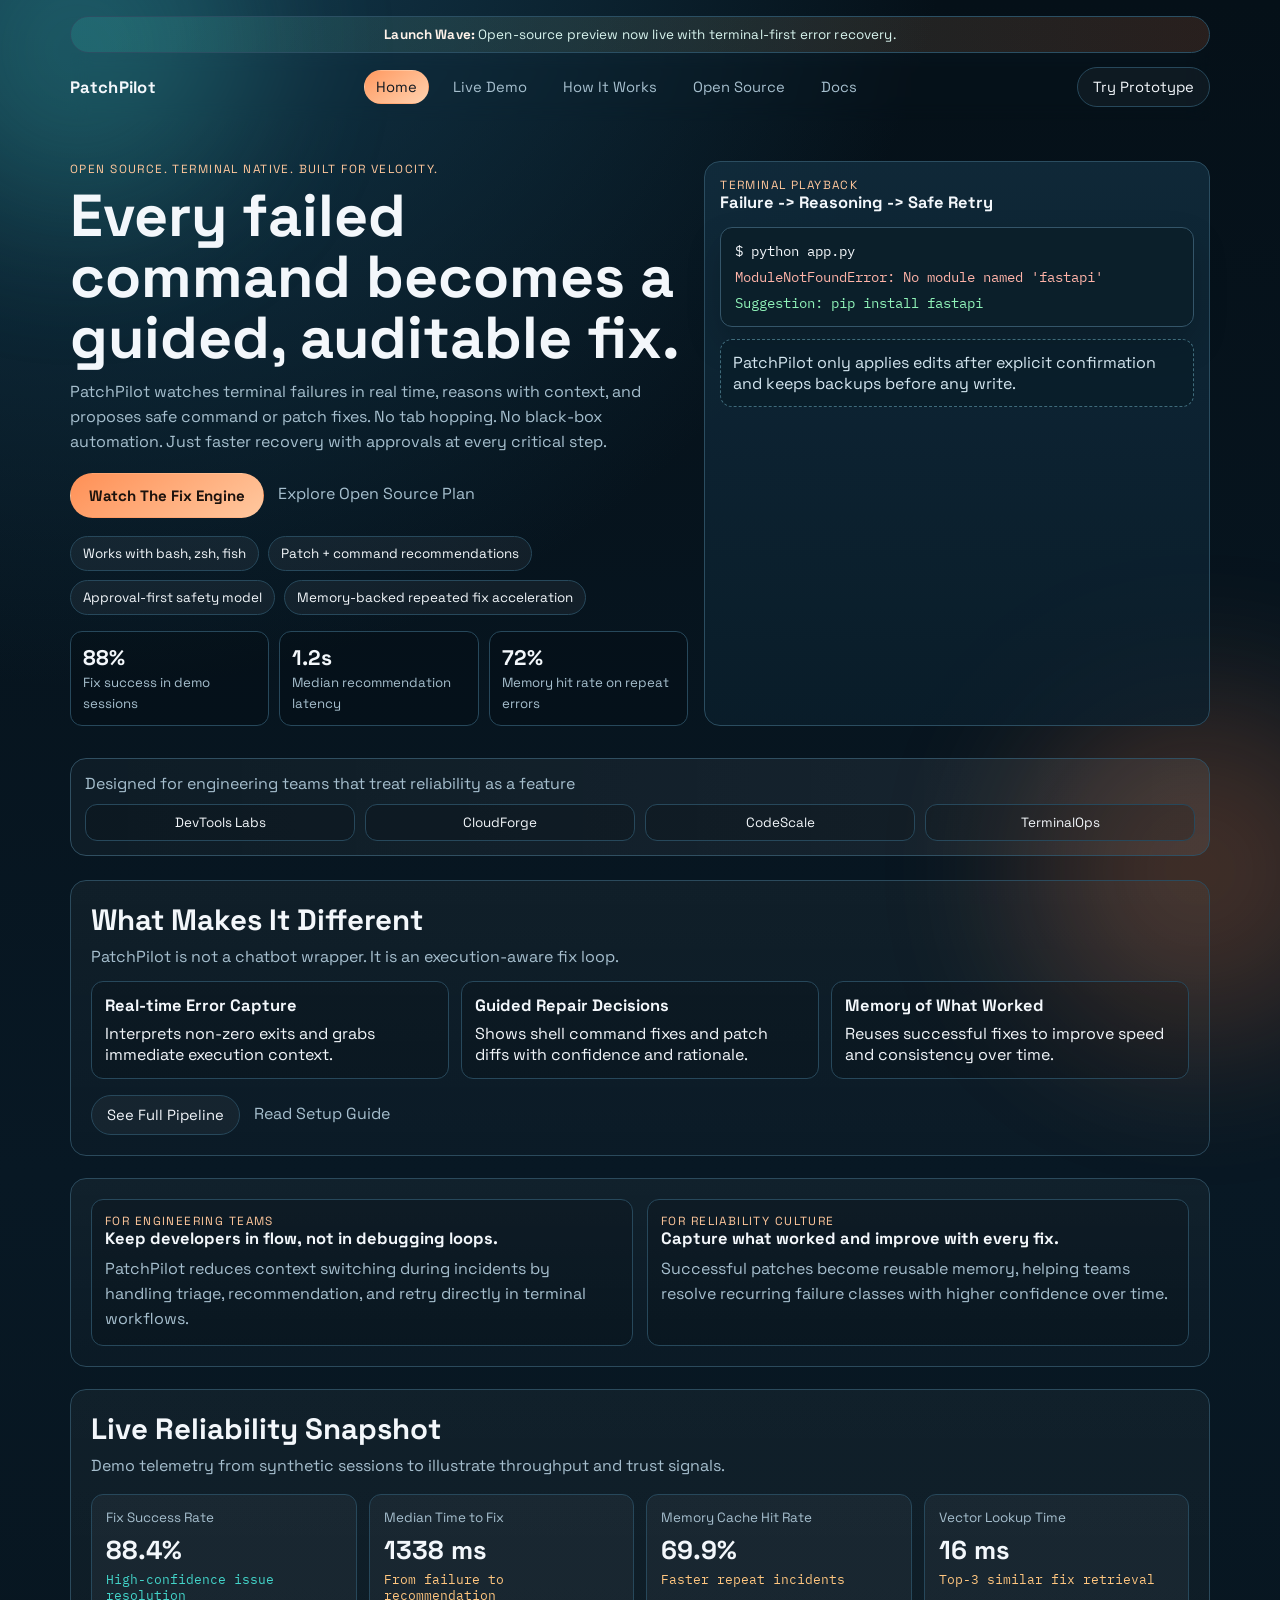
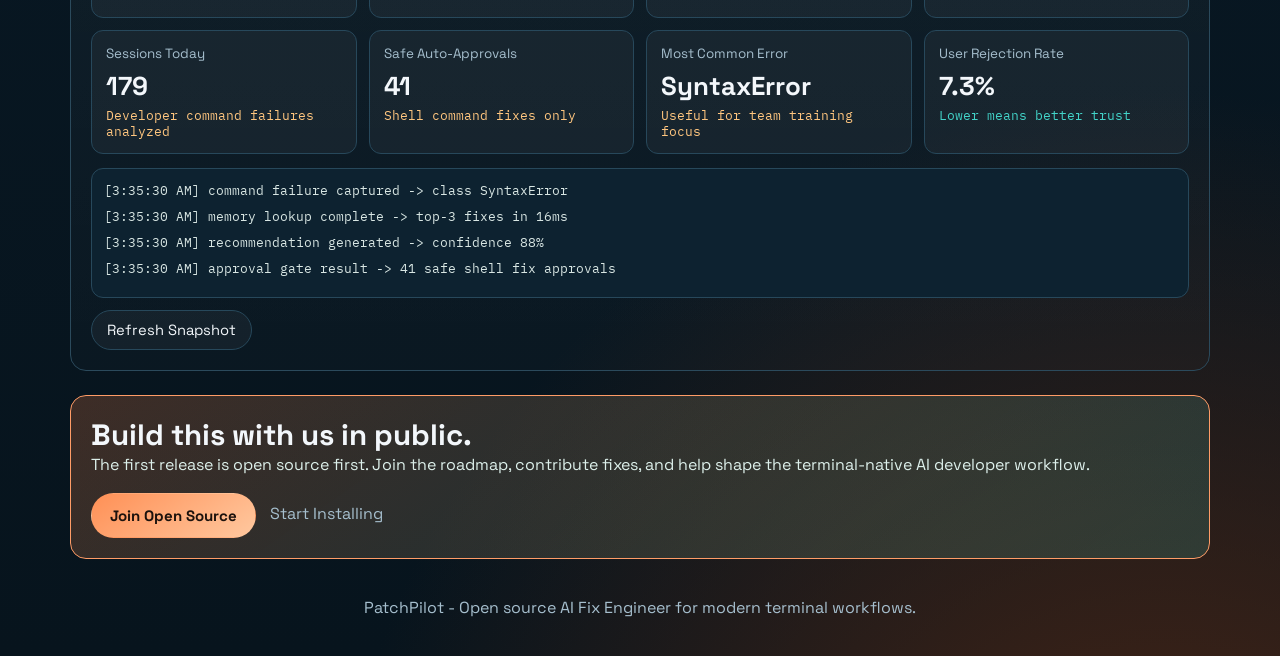
<file: index.html>
<!doctype html>
<html lang="en">
<head>
  <meta charset="UTF-8" />
  <meta name="viewport" content="width=device-width, initial-scale=1.0" />
  <title>PatchPilot | Open Source AI Fix Engineer for Terminal Errors</title>
  <meta name="description" content="PatchPilot is an open source AI fix engineer that watches terminal failures and proposes safe, explainable fixes in seconds." />
  <link rel="preconnect" href="https://fonts.googleapis.com" />
  <link rel="preconnect" href="https://fonts.gstatic.com" crossorigin />
  <link href="https://fonts.googleapis.com/css2?family=Space+Grotesk:wght@400;500;700&family=IBM+Plex+Mono:wght@400;500&display=swap" rel="stylesheet" />
  <link rel="stylesheet" href="assets/css/styles.css" />
</head>
<body data-page="home">
  <div class="bg-glow bg-glow-a"></div>
  <div class="bg-glow bg-glow-b"></div>

  <div class="launch-strip wrap">
    <span><strong>Launch Wave:</strong> Open-source preview now live with terminal-first error recovery.</span>
  </div>

  <header class="topbar wrap">
    <a href="index.html" class="brand">PatchPilot</a>
    <nav class="nav">
      <a href="index.html" data-nav="home">Home</a>
      <a href="pages/demo.html" data-nav="demo">Live Demo</a>
      <a href="pages/how-it-works.html" data-nav="how">How It Works</a>
      <a href="pages/opensource.html" data-nav="oss">Open Source</a>
      <a href="pages/docs.html" data-nav="docs">Docs</a>
    </nav>
    <a href="pages/demo.html" class="ghost-btn">Try Prototype</a>
  </header>

  <main class="wrap">
    <section class="hero reveal">
      <div class="hero-grid">
        <article>
          <p class="eyebrow">Open Source. Terminal Native. Built for velocity.</p>
          <h1>Every failed command becomes a guided, auditable fix.</h1>
          <p class="sub">
            PatchPilot watches terminal failures in real time, reasons with context, and proposes safe command or patch fixes.
            No tab hopping. No black-box automation. Just faster recovery with approvals at every critical step.
          </p>

          <div class="hero-actions">
            <a href="pages/demo.html" class="cta-btn">Watch The Fix Engine</a>
            <a href="pages/opensource.html" class="ghost-link">Explore Open Source Plan</a>
          </div>

          <div class="pill-row">
            <span>Works with bash, zsh, fish</span>
            <span>Patch + command recommendations</span>
            <span>Approval-first safety model</span>
            <span>Memory-backed repeated fix acceleration</span>
          </div>

          <div class="kpi-row">
            <div class="kpi"><strong>88%</strong><span>Fix success in demo sessions</span></div>
            <div class="kpi"><strong>1.2s</strong><span>Median recommendation latency</span></div>
            <div class="kpi"><strong>72%</strong><span>Memory hit rate on repeat errors</span></div>
          </div>
        </article>

        <aside class="hero-panel">
          <p class="section-kicker">Terminal Playback</p>
          <h3>Failure -> Reasoning -> Safe Retry</h3>
          <div class="terminal-demo" id="terminalDemo">
            <p>$ python app.py</p>
            <p class="err">ModuleNotFoundError: No module named 'fastapi'</p>
            <p class="ok">Suggestion: pip install fastapi</p>
          </div>
          <div class="callout">
            PatchPilot only applies edits after explicit confirmation and keeps backups before any write.
          </div>
        </aside>
      </div>
    </section>

    <section class="trust-bar reveal">
      <p>Designed for engineering teams that treat reliability as a feature</p>
      <div class="trust-logos">
        <span>DevTools Labs</span>
        <span>CloudForge</span>
        <span>CodeScale</span>
        <span>TerminalOps</span>
      </div>
    </section>

    <section class="panel reveal">
      <div class="section-head">
        <h2>What Makes It Different</h2>
        <p>PatchPilot is not a chatbot wrapper. It is an execution-aware fix loop.</p>
      </div>
      <div class="feature-grid">
        <article>
          <h3>Real-time Error Capture</h3>
          <p>Interprets non-zero exits and grabs immediate execution context.</p>
        </article>
        <article>
          <h3>Guided Repair Decisions</h3>
          <p>Shows shell command fixes and patch diffs with confidence and rationale.</p>
        </article>
        <article>
          <h3>Memory of What Worked</h3>
          <p>Reuses successful fixes to improve speed and consistency over time.</p>
        </article>
      </div>
      <div class="hero-actions top-gap">
        <a href="pages/how-it-works.html" class="ghost-btn">See Full Pipeline</a>
        <a href="pages/docs.html" class="ghost-link">Read Setup Guide</a>
      </div>
    </section>

    <section class="panel reveal split-panel">
      <article>
        <p class="section-kicker">For Engineering Teams</p>
        <h3>Keep developers in flow, not in debugging loops.</h3>
        <p class="sub">PatchPilot reduces context switching during incidents by handling triage, recommendation, and retry directly in terminal workflows.</p>
      </article>
      <article>
        <p class="section-kicker">For Reliability Culture</p>
        <h3>Capture what worked and improve with every fix.</h3>
        <p class="sub">Successful patches become reusable memory, helping teams resolve recurring failure classes with higher confidence over time.</p>
      </article>
    </section>

    <section class="panel reveal">
      <div class="section-head">
        <h2>Live Reliability Snapshot</h2>
        <p>Demo telemetry from synthetic sessions to illustrate throughput and trust signals.</p>
      </div>
      <div class="metric-grid" id="metricGrid"></div>
      <div class="stream" id="eventStream"></div>
      <button class="ghost-btn refresh" id="refreshBtn" type="button">Refresh Snapshot</button>
    </section>

    <section class="cta-panel reveal">
      <h2>Build this with us in public.</h2>
      <p>The first release is open source first. Join the roadmap, contribute fixes, and help shape the terminal-native AI developer workflow.</p>
      <div class="hero-actions">
        <a href="pages/opensource.html" class="cta-btn">Join Open Source</a>
        <a href="pages/docs.html" class="ghost-link">Start Installing</a>
      </div>
    </section>
  </main>

  <footer class="wrap footer">
    <p>PatchPilot - Open source AI Fix Engineer for modern terminal workflows.</p>
  </footer>

  <script src="assets/js/app.js"></script>
</body>
</html>
</file>
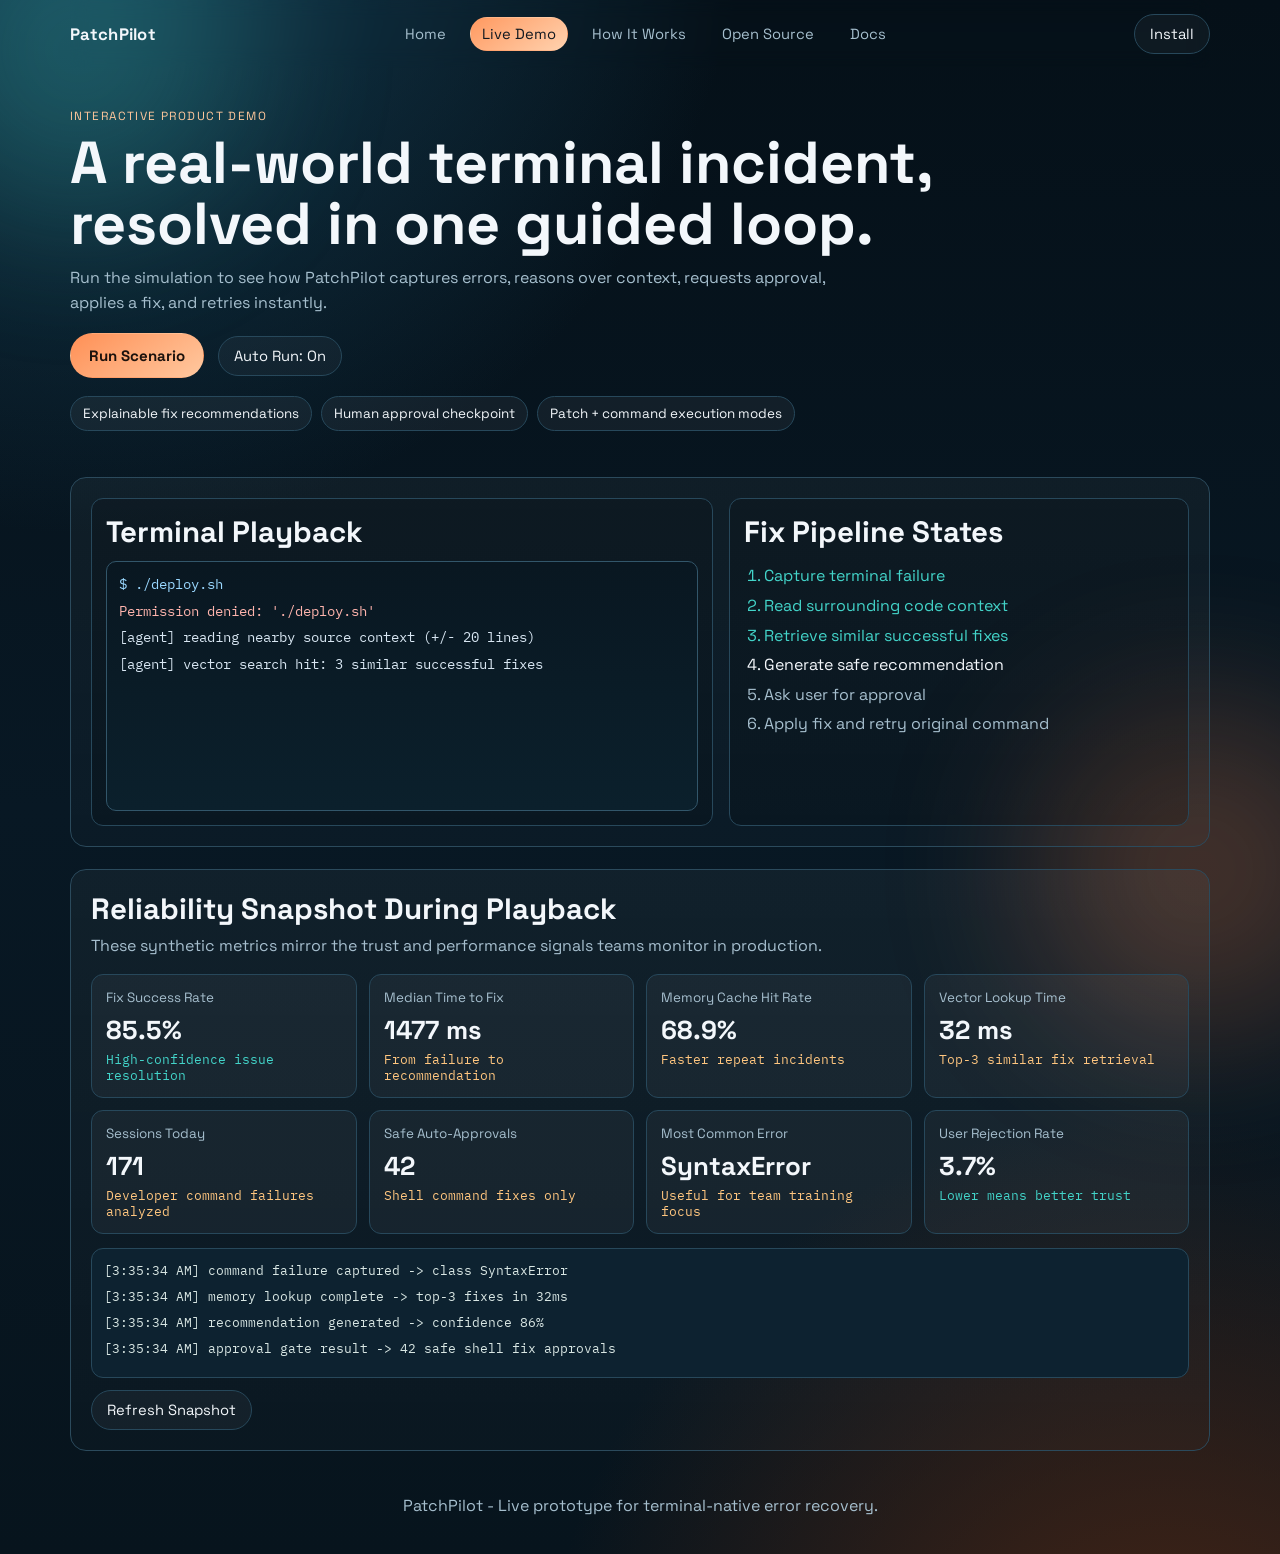
<file: pages/demo.html>
<!doctype html>
<html lang="en">
<head>
  <meta charset="UTF-8" />
  <meta name="viewport" content="width=device-width, initial-scale=1.0" />
  <title>PatchPilot Live Demo | Terminal Fix Engine</title>
  <meta name="description" content="Watch PatchPilot simulate failure capture, reasoning, approval, and automatic command retry in a terminal-style prototype." />
  <link rel="preconnect" href="https://fonts.googleapis.com" />
  <link rel="preconnect" href="https://fonts.gstatic.com" crossorigin />
  <link href="https://fonts.googleapis.com/css2?family=Space+Grotesk:wght@400;500;700&family=IBM+Plex+Mono:wght@400;500&display=swap" rel="stylesheet" />
  <link rel="stylesheet" href="../assets/css/styles.css" />
</head>
<body data-page="demo">
  <div class="bg-glow bg-glow-a"></div>
  <div class="bg-glow bg-glow-b"></div>

  <header class="topbar wrap">
    <a href="../index.html" class="brand">PatchPilot</a>
    <nav class="nav">
      <a href="../index.html" data-nav="home">Home</a>
      <a href="demo.html" data-nav="demo">Live Demo</a>
      <a href="how-it-works.html" data-nav="how">How It Works</a>
      <a href="opensource.html" data-nav="oss">Open Source</a>
      <a href="docs.html" data-nav="docs">Docs</a>
    </nav>
    <a href="docs.html" class="ghost-btn">Install</a>
  </header>

  <main class="wrap">
    <section class="page-hero reveal">
      <p class="eyebrow">Interactive Product Demo</p>
      <h1>A real-world terminal incident, resolved in one guided loop.</h1>
      <p class="sub">Run the simulation to see how PatchPilot captures errors, reasons over context, requests approval, applies a fix, and retries instantly.</p>
      <div class="hero-actions">
        <button type="button" class="cta-btn" id="runScenarioBtn">Run Scenario</button>
        <button type="button" class="ghost-btn" id="toggleAutoBtn">Auto Run: On</button>
      </div>
      <div class="pill-row">
        <span>Explainable fix recommendations</span>
        <span>Human approval checkpoint</span>
        <span>Patch + command execution modes</span>
      </div>
    </section>

    <section class="panel reveal demo-layout">
      <article>
        <h2>Terminal Playback</h2>
        <div class="terminal-proto" id="prototypeTerminal"></div>
      </article>
      <article>
        <h2>Fix Pipeline States</h2>
        <ol class="step-list" id="stepList">
          <li>Capture terminal failure</li>
          <li>Read surrounding code context</li>
          <li>Retrieve similar successful fixes</li>
          <li>Generate safe recommendation</li>
          <li>Ask user for approval</li>
          <li>Apply fix and retry original command</li>
        </ol>
      </article>
    </section>

    <section class="panel reveal">
      <div class="section-head">
        <h2>Reliability Snapshot During Playback</h2>
        <p>These synthetic metrics mirror the trust and performance signals teams monitor in production.</p>
      </div>
      <div class="metric-grid" id="metricGrid"></div>
      <div class="stream" id="eventStream"></div>
      <button class="ghost-btn refresh" id="refreshBtn" type="button">Refresh Snapshot</button>
    </section>
  </main>

  <footer class="wrap footer">
    <p>PatchPilot - Live prototype for terminal-native error recovery.</p>
  </footer>

  <script src="../assets/js/app.js"></script>
</body>
</html>
</file>
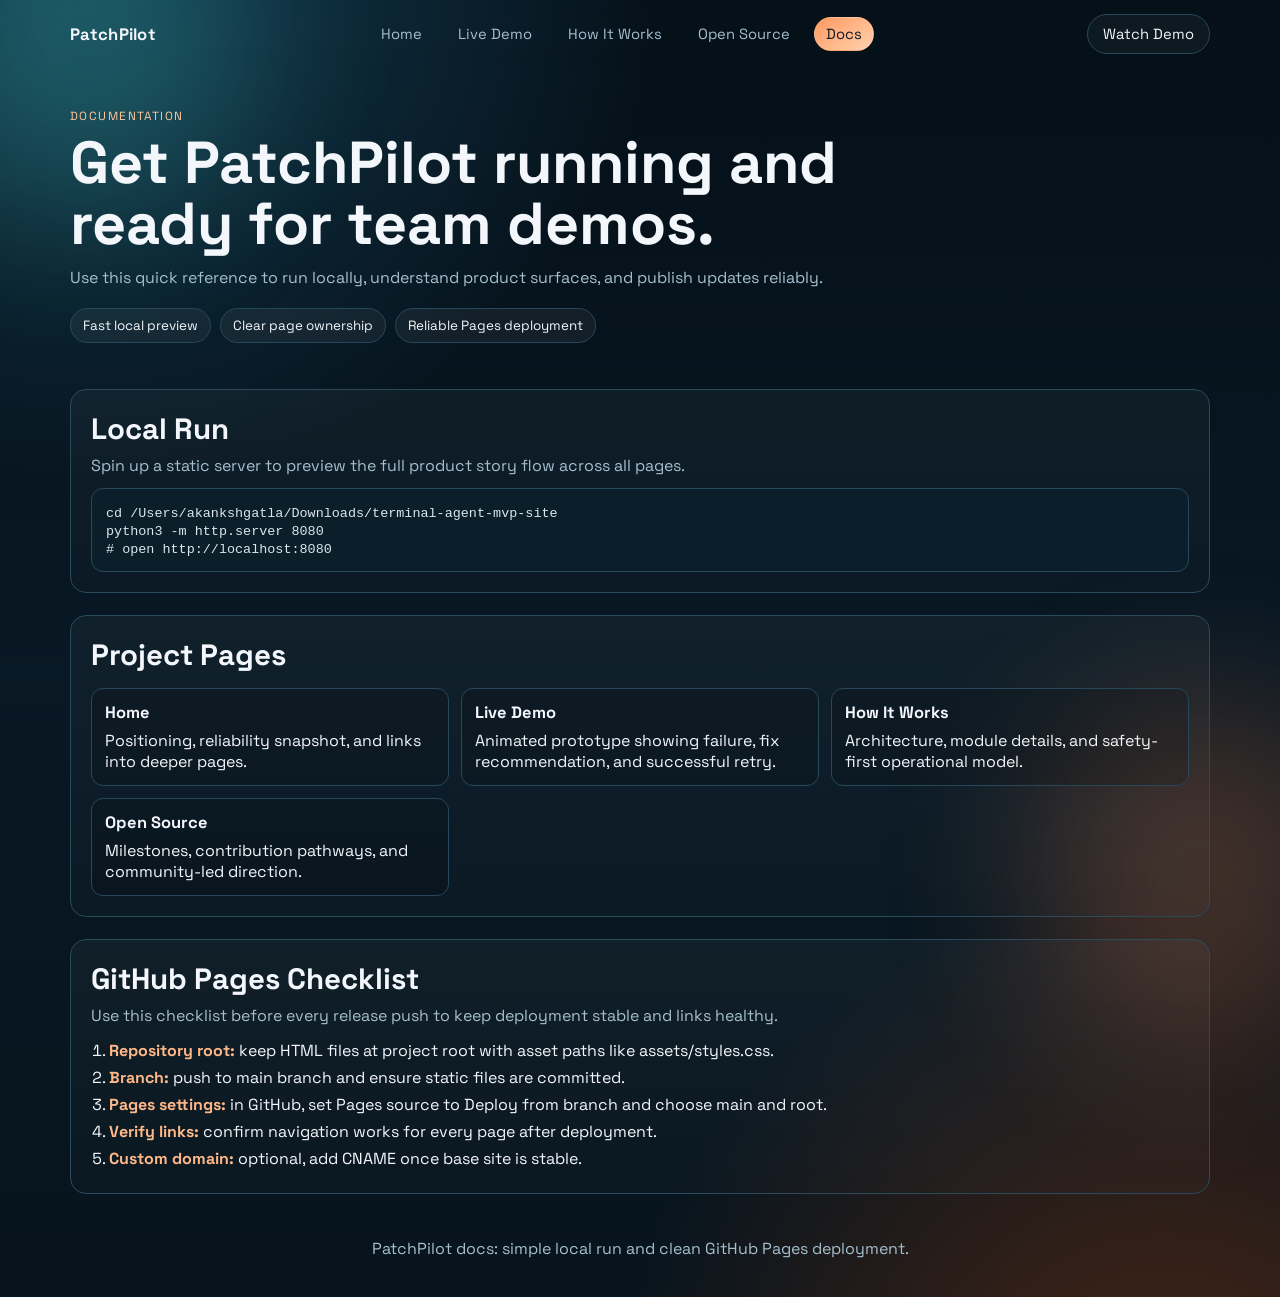
<file: pages/docs.html>
<!doctype html>
<html lang="en">
<head>
  <meta charset="UTF-8" />
  <meta name="viewport" content="width=device-width, initial-scale=1.0" />
  <title>PatchPilot Docs | Quick Start</title>
  <meta name="description" content="Quick-start guide for PatchPilot: run local site, understand project files, and prepare for GitHub Pages deployment." />
  <link rel="preconnect" href="https://fonts.googleapis.com" />
  <link rel="preconnect" href="https://fonts.gstatic.com" crossorigin />
  <link href="https://fonts.googleapis.com/css2?family=Space+Grotesk:wght@400;500;700&family=IBM+Plex+Mono:wght@400;500&display=swap" rel="stylesheet" />
  <link rel="stylesheet" href="../assets/css/styles.css" />
</head>
<body data-page="docs">
  <div class="bg-glow bg-glow-a"></div>
  <div class="bg-glow bg-glow-b"></div>

  <header class="topbar wrap">
    <a href="../index.html" class="brand">PatchPilot</a>
    <nav class="nav">
      <a href="../index.html" data-nav="home">Home</a>
      <a href="demo.html" data-nav="demo">Live Demo</a>
      <a href="how-it-works.html" data-nav="how">How It Works</a>
      <a href="opensource.html" data-nav="oss">Open Source</a>
      <a href="docs.html" data-nav="docs">Docs</a>
    </nav>
    <a href="demo.html" class="ghost-btn">Watch Demo</a>
  </header>

  <main class="wrap">
    <section class="page-hero reveal">
      <p class="eyebrow">Documentation</p>
      <h1>Get PatchPilot running and ready for team demos.</h1>
      <p class="sub">Use this quick reference to run locally, understand product surfaces, and publish updates reliably.</p>
      <div class="pill-row">
        <span>Fast local preview</span>
        <span>Clear page ownership</span>
        <span>Reliable Pages deployment</span>
      </div>
    </section>

    <section class="panel reveal">
      <div class="section-head">
        <h2>Local Run</h2>
        <p>Spin up a static server to preview the full product story flow across all pages.</p>
      </div>
      <div class="code-block">
<pre><code>cd /Users/akankshgatla/Downloads/terminal-agent-mvp-site
python3 -m http.server 8080
# open http://localhost:8080</code></pre>
      </div>
    </section>

    <section class="panel reveal">
      <div class="section-head">
        <h2>Project Pages</h2>
      </div>
      <div class="feature-grid">
        <article>
          <h3>Home</h3>
          <p>Positioning, reliability snapshot, and links into deeper pages.</p>
        </article>
        <article>
          <h3>Live Demo</h3>
          <p>Animated prototype showing failure, fix recommendation, and successful retry.</p>
        </article>
        <article>
          <h3>How It Works</h3>
          <p>Architecture, module details, and safety-first operational model.</p>
        </article>
        <article>
          <h3>Open Source</h3>
          <p>Milestones, contribution pathways, and community-led direction.</p>
        </article>
      </div>
    </section>

    <section class="panel reveal">
      <div class="section-head">
        <h2>GitHub Pages Checklist</h2>
        <p>Use this checklist before every release push to keep deployment stable and links healthy.</p>
      </div>
      <ol class="flow-list">
        <li><strong>Repository root:</strong> keep HTML files at project root with asset paths like assets/styles.css.</li>
        <li><strong>Branch:</strong> push to main branch and ensure static files are committed.</li>
        <li><strong>Pages settings:</strong> in GitHub, set Pages source to Deploy from branch and choose main and root.</li>
        <li><strong>Verify links:</strong> confirm navigation works for every page after deployment.</li>
        <li><strong>Custom domain:</strong> optional, add CNAME once base site is stable.</li>
      </ol>
    </section>
  </main>

  <footer class="wrap footer">
    <p>PatchPilot docs: simple local run and clean GitHub Pages deployment.</p>
  </footer>

  <script src="../assets/js/app.js"></script>
</body>
</html>
</file>
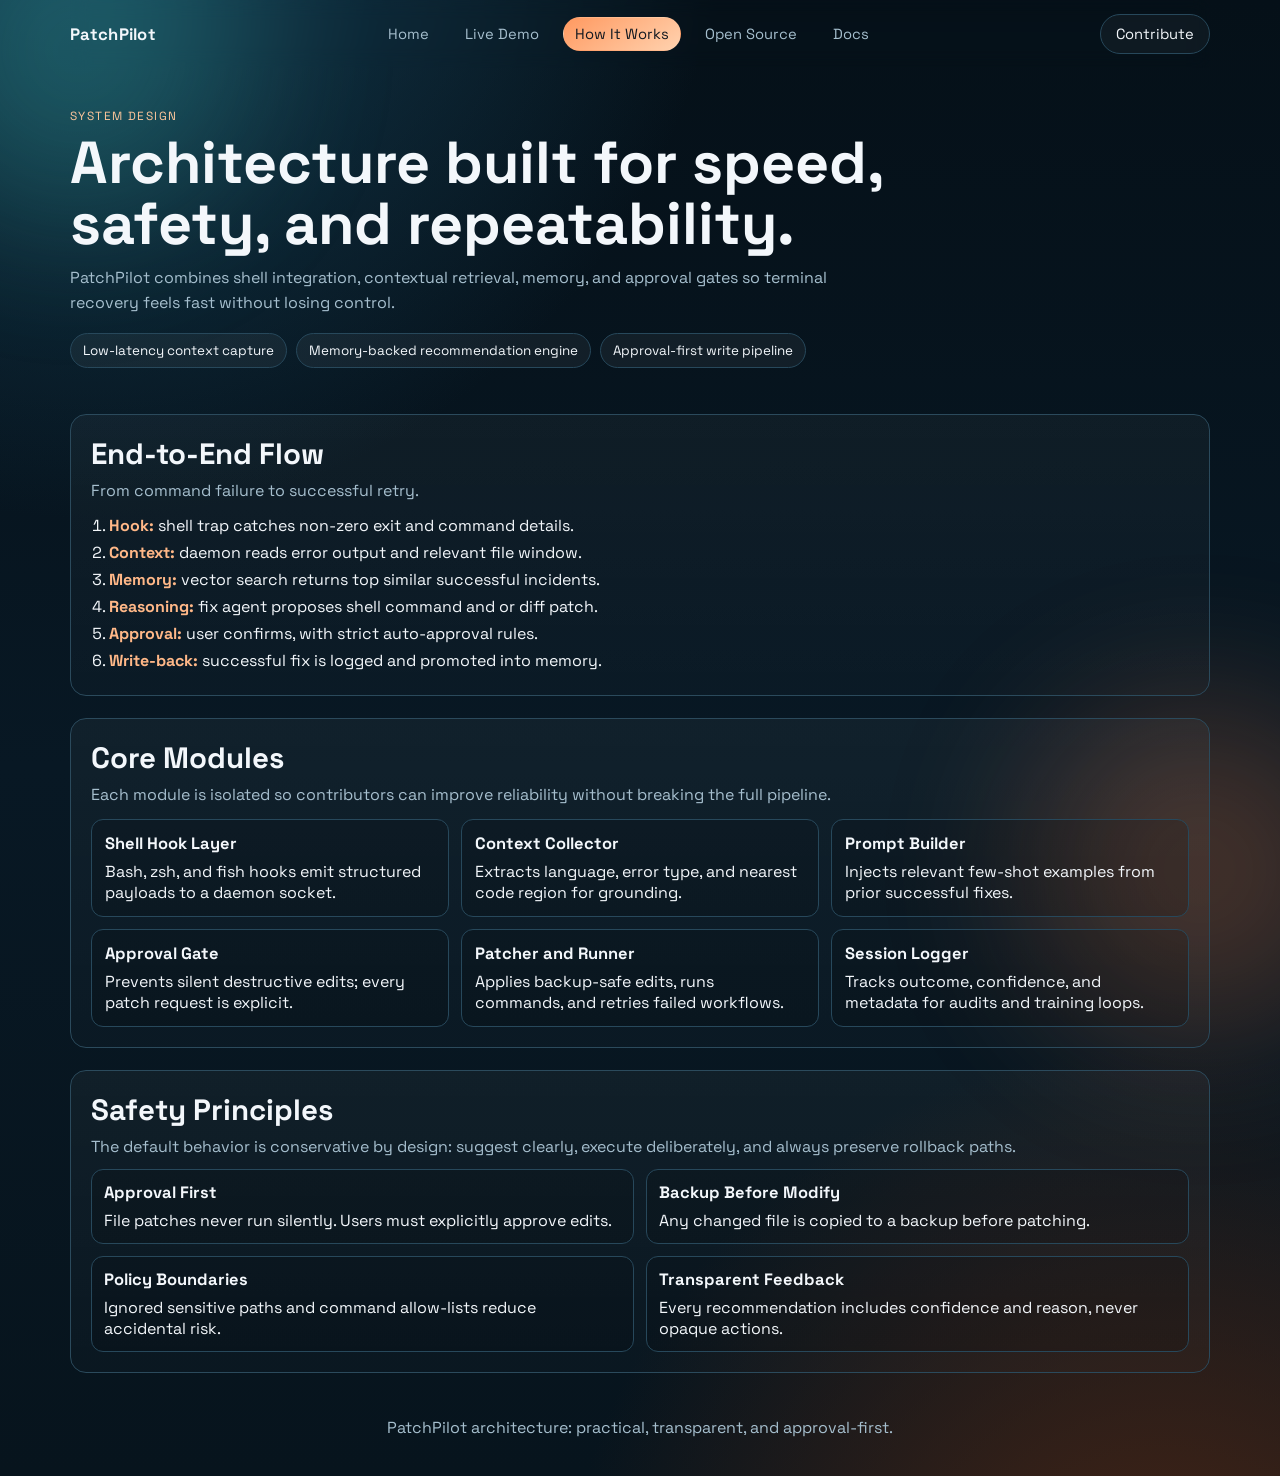
<file: pages/how-it-works.html>
<!doctype html>
<html lang="en">
<head>
  <meta charset="UTF-8" />
  <meta name="viewport" content="width=device-width, initial-scale=1.0" />
  <title>How PatchPilot Works | Architecture and Safety</title>
  <meta name="description" content="Learn the architecture behind PatchPilot: shell hooks, context collector, memory retrieval, agent reasoning, and approval-first patch application." />
  <link rel="preconnect" href="https://fonts.googleapis.com" />
  <link rel="preconnect" href="https://fonts.gstatic.com" crossorigin />
  <link href="https://fonts.googleapis.com/css2?family=Space+Grotesk:wght@400;500;700&family=IBM+Plex+Mono:wght@400;500&display=swap" rel="stylesheet" />
  <link rel="stylesheet" href="../assets/css/styles.css" />
</head>
<body data-page="how">
  <div class="bg-glow bg-glow-a"></div>
  <div class="bg-glow bg-glow-b"></div>

  <header class="topbar wrap">
    <a href="../index.html" class="brand">PatchPilot</a>
    <nav class="nav">
      <a href="../index.html" data-nav="home">Home</a>
      <a href="demo.html" data-nav="demo">Live Demo</a>
      <a href="how-it-works.html" data-nav="how">How It Works</a>
      <a href="opensource.html" data-nav="oss">Open Source</a>
      <a href="docs.html" data-nav="docs">Docs</a>
    </nav>
    <a href="opensource.html" class="ghost-btn">Contribute</a>
  </header>

  <main class="wrap">
    <section class="page-hero reveal">
      <p class="eyebrow">System Design</p>
      <h1>Architecture built for speed, safety, and repeatability.</h1>
      <p class="sub">PatchPilot combines shell integration, contextual retrieval, memory, and approval gates so terminal recovery feels fast without losing control.</p>
      <div class="pill-row">
        <span>Low-latency context capture</span>
        <span>Memory-backed recommendation engine</span>
        <span>Approval-first write pipeline</span>
      </div>
    </section>

    <section class="panel reveal">
      <div class="section-head">
        <h2>End-to-End Flow</h2>
        <p>From command failure to successful retry.</p>
      </div>
      <ol class="flow-list">
        <li><strong>Hook:</strong> shell trap catches non-zero exit and command details.</li>
        <li><strong>Context:</strong> daemon reads error output and relevant file window.</li>
        <li><strong>Memory:</strong> vector search returns top similar successful incidents.</li>
        <li><strong>Reasoning:</strong> fix agent proposes shell command and or diff patch.</li>
        <li><strong>Approval:</strong> user confirms, with strict auto-approval rules.</li>
        <li><strong>Write-back:</strong> successful fix is logged and promoted into memory.</li>
      </ol>
    </section>

    <section class="panel reveal">
      <div class="section-head">
        <h2>Core Modules</h2>
        <p>Each module is isolated so contributors can improve reliability without breaking the full pipeline.</p>
      </div>
      <div class="feature-grid">
        <article>
          <h3>Shell Hook Layer</h3>
          <p>Bash, zsh, and fish hooks emit structured payloads to a daemon socket.</p>
        </article>
        <article>
          <h3>Context Collector</h3>
          <p>Extracts language, error type, and nearest code region for grounding.</p>
        </article>
        <article>
          <h3>Prompt Builder</h3>
          <p>Injects relevant few-shot examples from prior successful fixes.</p>
        </article>
        <article>
          <h3>Approval Gate</h3>
          <p>Prevents silent destructive edits; every patch request is explicit.</p>
        </article>
        <article>
          <h3>Patcher and Runner</h3>
          <p>Applies backup-safe edits, runs commands, and retries failed workflows.</p>
        </article>
        <article>
          <h3>Session Logger</h3>
          <p>Tracks outcome, confidence, and metadata for audits and training loops.</p>
        </article>
      </div>
    </section>

    <section class="panel reveal">
      <div class="section-head">
        <h2>Safety Principles</h2>
        <p>The default behavior is conservative by design: suggest clearly, execute deliberately, and always preserve rollback paths.</p>
      </div>
      <div class="safety-grid">
        <article>
          <h3>Approval First</h3>
          <p>File patches never run silently. Users must explicitly approve edits.</p>
        </article>
        <article>
          <h3>Backup Before Modify</h3>
          <p>Any changed file is copied to a backup before patching.</p>
        </article>
        <article>
          <h3>Policy Boundaries</h3>
          <p>Ignored sensitive paths and command allow-lists reduce accidental risk.</p>
        </article>
        <article>
          <h3>Transparent Feedback</h3>
          <p>Every recommendation includes confidence and reason, never opaque actions.</p>
        </article>
      </div>
    </section>
  </main>

  <footer class="wrap footer">
    <p>PatchPilot architecture: practical, transparent, and approval-first.</p>
  </footer>

  <script src="../assets/js/app.js"></script>
</body>
</html>
</file>
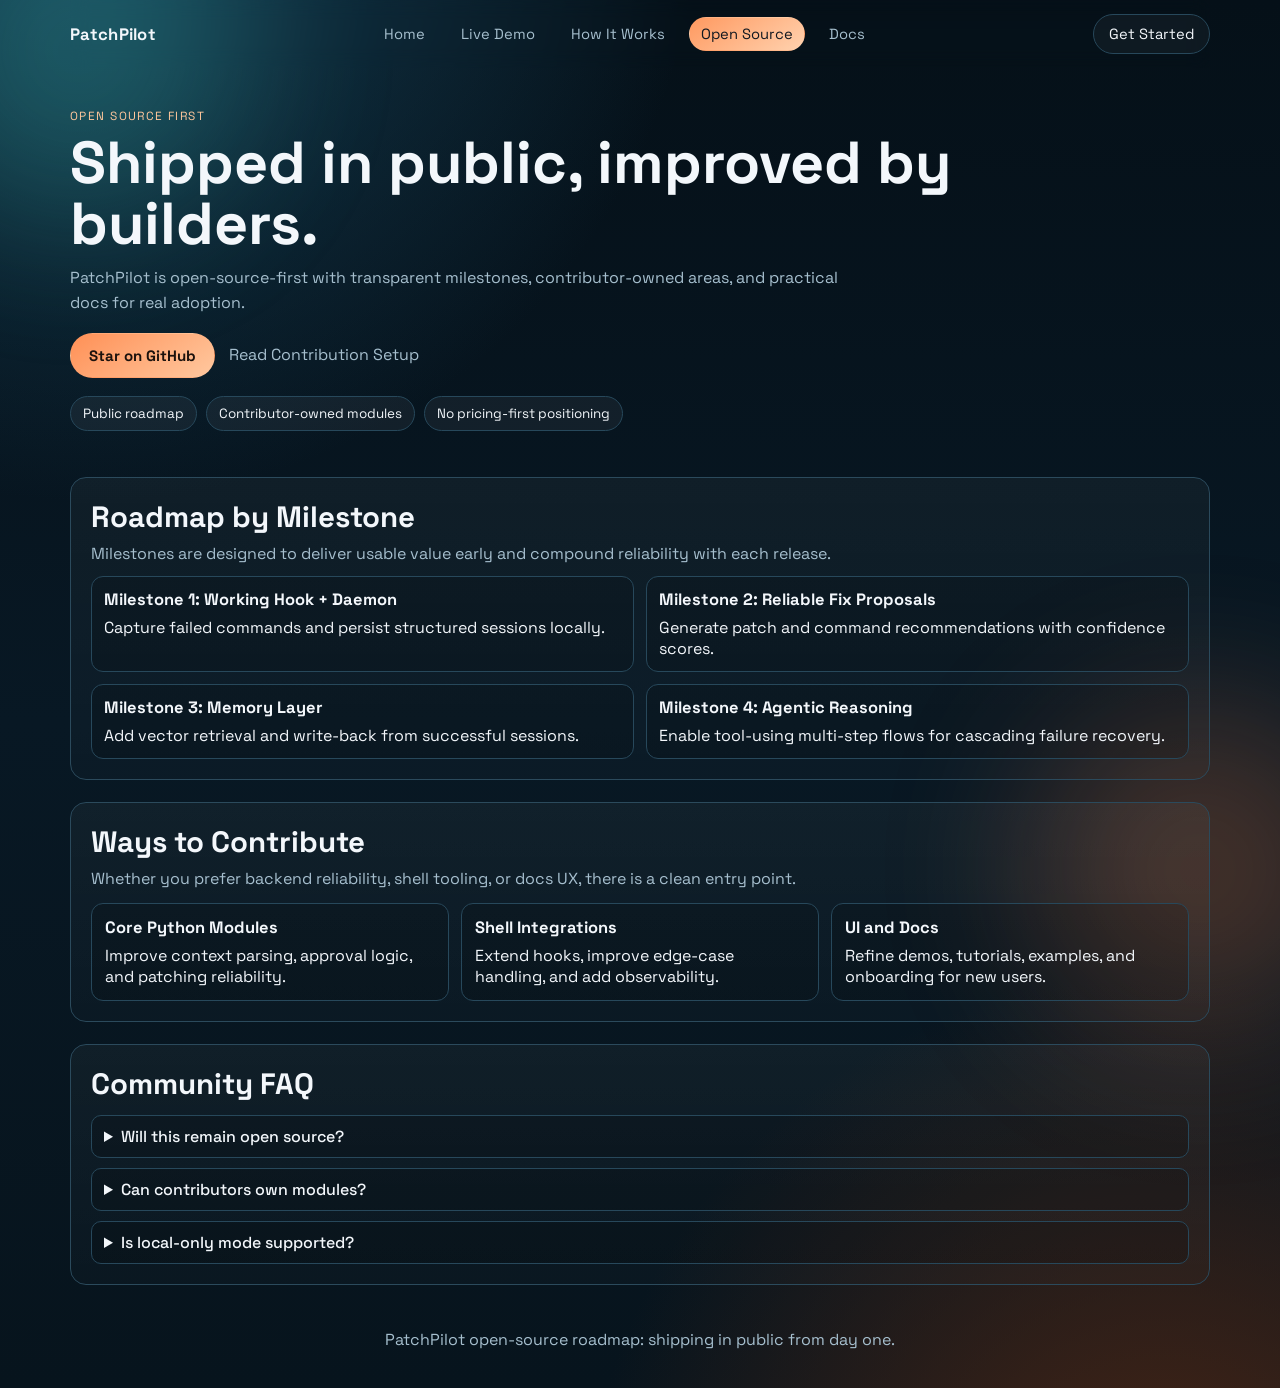
<file: pages/opensource.html>
<!doctype html>
<html lang="en">
<head>
  <meta charset="UTF-8" />
  <meta name="viewport" content="width=device-width, initial-scale=1.0" />
  <title>PatchPilot Open Source | Roadmap and Community</title>
  <meta name="description" content="PatchPilot is open source first. Explore roadmap milestones, contribution paths, and community priorities." />
  <link rel="preconnect" href="https://fonts.googleapis.com" />
  <link rel="preconnect" href="https://fonts.gstatic.com" crossorigin />
  <link href="https://fonts.googleapis.com/css2?family=Space+Grotesk:wght@400;500;700&family=IBM+Plex+Mono:wght@400;500&display=swap" rel="stylesheet" />
  <link rel="stylesheet" href="../assets/css/styles.css" />
</head>
<body data-page="oss">
  <div class="bg-glow bg-glow-a"></div>
  <div class="bg-glow bg-glow-b"></div>

  <header class="topbar wrap">
    <a href="../index.html" class="brand">PatchPilot</a>
    <nav class="nav">
      <a href="../index.html" data-nav="home">Home</a>
      <a href="demo.html" data-nav="demo">Live Demo</a>
      <a href="how-it-works.html" data-nav="how">How It Works</a>
      <a href="opensource.html" data-nav="oss">Open Source</a>
      <a href="docs.html" data-nav="docs">Docs</a>
    </nav>
    <a href="docs.html" class="ghost-btn">Get Started</a>
  </header>

  <main class="wrap">
    <section class="page-hero reveal">
      <p class="eyebrow">Open Source First</p>
      <h1>Shipped in public, improved by builders.</h1>
      <p class="sub">PatchPilot is open-source-first with transparent milestones, contributor-owned areas, and practical docs for real adoption.</p>
      <div class="hero-actions">
        <a href="https://github.com/Akankshg-ByteWizard/patchpilot-site" class="cta-btn">Star on GitHub</a>
        <a href="docs.html" class="ghost-link">Read Contribution Setup</a>
      </div>
      <div class="pill-row">
        <span>Public roadmap</span>
        <span>Contributor-owned modules</span>
        <span>No pricing-first positioning</span>
      </div>
    </section>

    <section class="panel reveal">
      <div class="section-head">
        <h2>Roadmap by Milestone</h2>
        <p>Milestones are designed to deliver usable value early and compound reliability with each release.</p>
      </div>
      <div class="roadmap-grid">
        <article>
          <h3>Milestone 1: Working Hook + Daemon</h3>
          <p>Capture failed commands and persist structured sessions locally.</p>
        </article>
        <article>
          <h3>Milestone 2: Reliable Fix Proposals</h3>
          <p>Generate patch and command recommendations with confidence scores.</p>
        </article>
        <article>
          <h3>Milestone 3: Memory Layer</h3>
          <p>Add vector retrieval and write-back from successful sessions.</p>
        </article>
        <article>
          <h3>Milestone 4: Agentic Reasoning</h3>
          <p>Enable tool-using multi-step flows for cascading failure recovery.</p>
        </article>
      </div>
    </section>

    <section class="panel reveal">
      <div class="section-head">
        <h2>Ways to Contribute</h2>
        <p>Whether you prefer backend reliability, shell tooling, or docs UX, there is a clean entry point.</p>
      </div>
      <div class="feature-grid">
        <article>
          <h3>Core Python Modules</h3>
          <p>Improve context parsing, approval logic, and patching reliability.</p>
        </article>
        <article>
          <h3>Shell Integrations</h3>
          <p>Extend hooks, improve edge-case handling, and add observability.</p>
        </article>
        <article>
          <h3>UI and Docs</h3>
          <p>Refine demos, tutorials, examples, and onboarding for new users.</p>
        </article>
      </div>
    </section>

    <section class="panel reveal">
      <div class="section-head">
        <h2>Community FAQ</h2>
      </div>
      <div class="faq-list">
        <details>
          <summary>Will this remain open source?</summary>
          <p>Yes. The initial roadmap and core engine are planned to stay open and community driven.</p>
        </details>
        <details>
          <summary>Can contributors own modules?</summary>
          <p>Yes. Maintainers can take ownership areas such as shell hooks, agent tools, or memory.</p>
        </details>
        <details>
          <summary>Is local-only mode supported?</summary>
          <p>Yes. Local inference endpoints and local storage are first-class workflows.</p>
        </details>
      </div>
    </section>
  </main>

  <footer class="wrap footer">
    <p>PatchPilot open-source roadmap: shipping in public from day one.</p>
  </footer>

  <script src="../assets/js/app.js"></script>
</body>
</html>
</file>
<file: assets/css/styles.css>
:root {
  --bg: #051018;
  --bg-soft: #0b1f2d;
  --card: #112a3a;
  --card-2: #0f2432;
  --ink: #f3f7fb;
  --muted: #a6bfce;
  --line: #27485b;
  --accent: #ff8243;
  --accent-2: #43d4c9;
  --danger: #ff7e87;
  --ok: #8ff2b8;
}

* { box-sizing: border-box; }

html { scroll-behavior: smooth; }

body {
  margin: 0;
  font-family: "Space Grotesk", sans-serif;
  color: var(--ink);
  background:
    radial-gradient(circle at 7% -8%, #153f55, transparent 32%),
    radial-gradient(circle at 91% 112%, #4b2615, transparent 30%),
    linear-gradient(180deg, #051018, #081824 52%, #07141d);
  min-height: 100vh;
  overflow-x: hidden;
}

a { color: inherit; }
p { margin: 0; }

.wrap {
  width: min(1140px, 92vw);
  margin: 0 auto;
}

.bg-glow {
  position: fixed;
  width: 340px;
  height: 340px;
  border-radius: 50%;
  pointer-events: none;
  filter: blur(82px);
  opacity: 0.24;
  z-index: 0;
}

.bg-glow-a {
  background: var(--accent-2);
  top: -120px;
  left: -92px;
}

.bg-glow-b {
  background: var(--accent);
  bottom: -140px;
  right: -90px;
}

.launch-strip {
  position: relative;
  z-index: 12;
  margin-top: 16px;
  border: 1px solid #2b4f63;
  border-radius: 999px;
  padding: 9px 15px;
  background: linear-gradient(90deg, rgba(67, 212, 201, 0.14), rgba(255, 130, 67, 0.14));
  color: #d9f5ef;
  display: flex;
  justify-content: center;
  gap: 8px;
  font-size: 0.84rem;
  letter-spacing: 0.01em;
}

.launch-strip strong { color: #fff3ea; }

.topbar {
  position: sticky;
  top: 0;
  z-index: 20;
  display: flex;
  align-items: center;
  justify-content: space-between;
  gap: 14px;
  padding: 14px 0;
  backdrop-filter: blur(9px);
}

.brand {
  font-size: 1.04rem;
  font-weight: 700;
  letter-spacing: 0.3px;
  text-decoration: none;
}

.nav {
  display: flex;
  align-items: center;
  gap: 12px;
}

.nav a {
  color: var(--muted);
  text-decoration: none;
  font-size: 0.92rem;
  border: 1px solid transparent;
  border-radius: 999px;
  padding: 7px 11px;
}

.nav a:hover {
  color: var(--ink);
  border-color: rgba(255, 255, 255, 0.16);
}

.nav a.active {
  color: #111820;
  background: linear-gradient(145deg, #ff9960, #ffd2af);
}

.cta-btn,
.ghost-btn,
.ghost-link {
  text-decoration: none;
}

.ghost-btn {
  border: 1px solid var(--line);
  background: rgba(255, 255, 255, 0.04);
  color: var(--ink);
  border-radius: 999px;
  padding: 10px 15px;
  cursor: pointer;
  font-family: inherit;
  font-size: 0.92rem;
  transition: border-color 0.2s ease, transform 0.2s ease;
}

.ghost-btn:hover {
  border-color: var(--accent);
  transform: translateY(-1px);
}

.cta-btn {
  display: inline-block;
  border: 1px solid transparent;
  background: linear-gradient(145deg, #ff9056, #ffc89f);
  color: #1c120d;
  font-weight: 700;
  border-radius: 999px;
  padding: 12px 18px;
  cursor: pointer;
  font-family: inherit;
  font-size: 0.94rem;
  transition: transform 0.2s ease;
}

.cta-btn:hover { transform: translateY(-1px); }

.ghost-link {
  color: var(--muted);
  border-bottom: 1px solid transparent;
  padding-bottom: 2px;
}

.ghost-link:hover {
  color: var(--ink);
  border-bottom-color: var(--line);
}

.hero,
.panel,
.page-hero,
.trust-bar,
.cta-panel {
  position: relative;
  z-index: 1;
}

.hero,
.page-hero {
  padding: 40px 0 24px;
}

.hero-grid {
  display: grid;
  grid-template-columns: minmax(0, 1.1fr) minmax(0, 0.9fr);
  gap: 16px;
}

.hero-panel {
  border: 1px solid #2b4d60;
  border-radius: 16px;
  padding: 15px;
  background: linear-gradient(180deg, rgba(19, 48, 66, 0.75), rgba(11, 31, 45, 0.75));
}

.eyebrow,
.section-kicker {
  color: #ffc79c;
  text-transform: uppercase;
  letter-spacing: 0.12em;
  font-size: 0.74rem;
}

h1 {
  margin: 10px 0;
  line-height: 1.03;
  font-size: clamp(2.15rem, 5vw, 3.7rem);
  max-width: 920px;
}

h2 {
  margin: 0;
  font-size: clamp(1.45rem, 2.3vw, 2rem);
}

h3 {
  margin: 0 0 7px;
  font-size: 1.03rem;
}

.sub {
  color: var(--muted);
  max-width: 770px;
  line-height: 1.58;
}

.hero-actions {
  margin-top: 18px;
  display: flex;
  flex-wrap: wrap;
  align-items: center;
  gap: 14px;
}

.top-gap { margin-top: 16px; }

.pill-row,
.hero-chips {
  margin-top: 18px;
  display: flex;
  flex-wrap: wrap;
  gap: 9px;
}

.pill-row span,
.hero-chips span {
  border: 1px solid var(--line);
  background: rgba(255, 255, 255, 0.05);
  border-radius: 999px;
  padding: 8px 12px;
  font-size: 0.84rem;
}

.kpi-row {
  margin-top: 16px;
  display: grid;
  grid-template-columns: repeat(3, minmax(0, 1fr));
  gap: 10px;
}

.kpi {
  border: 1px solid var(--line);
  border-radius: 12px;
  padding: 12px;
  background: rgba(0, 0, 0, 0.16);
}

.kpi strong {
  display: block;
  font-size: 1.32rem;
}

.kpi span {
  color: var(--muted);
  font-size: 0.83rem;
}

.stack-list {
  margin: 0;
  padding-left: 19px;
  line-height: 1.72;
  color: #d9e7ef;
}

.terminal-demo {
  margin-top: 14px;
  border: 1px solid #345569;
  border-radius: 12px;
  background: #0b1f2a;
  padding: 14px;
  font-family: "IBM Plex Mono", monospace;
  font-size: 0.88rem;
  box-shadow: 0 16px 34px rgba(0, 0, 0, 0.2);
}

.terminal-demo p { margin: 0 0 8px; }
.terminal-demo p:last-child { margin-bottom: 0; }
.terminal-demo .err { color: #ffb3a8; }
.terminal-demo .ok { color: var(--ok); }

.trust-bar {
  margin: 8px 0 24px;
  border: 1px solid #304f61;
  border-radius: 16px;
  padding: 14px;
  background: linear-gradient(90deg, rgba(255, 255, 255, 0.03), rgba(255, 255, 255, 0.07));
}

.trust-bar p {
  color: var(--muted);
  margin-bottom: 10px;
}

.trust-logos {
  display: grid;
  grid-template-columns: repeat(4, minmax(0, 1fr));
  gap: 10px;
}

.trust-logos span {
  border: 1px solid var(--line);
  border-radius: 12px;
  padding: 9px 11px;
  background: rgba(0, 0, 0, 0.15);
  font-size: 0.84rem;
  text-align: center;
}

.panel {
  margin: 22px 0;
  border: 1px solid #2b4a5c;
  border-radius: 16px;
  background: linear-gradient(180deg, rgba(255, 255, 255, 0.04), rgba(255, 255, 255, 0.015));
  padding: 20px;
}

.split-panel {
  display: grid;
  grid-template-columns: minmax(0, 1fr) minmax(0, 1fr);
  gap: 14px;
}

.section-head p {
  margin-top: 7px;
  color: var(--muted);
}

.feature-grid {
  margin-top: 14px;
  display: grid;
  grid-template-columns: repeat(3, minmax(0, 1fr));
  gap: 12px;
}

.feature-grid article,
.split-panel article {
  border: 1px solid var(--line);
  border-radius: 12px;
  padding: 13px;
  background: rgba(0, 0, 0, 0.14);
}

.metric-grid {
  margin-top: 18px;
  display: grid;
  grid-template-columns: repeat(4, minmax(0, 1fr));
  gap: 12px;
}

.metric-card {
  border: 1px solid var(--line);
  border-radius: 12px;
  padding: 14px;
  background: rgba(255, 255, 255, 0.04);
}

.metric-label {
  color: var(--muted);
  font-size: 0.84rem;
}

.metric-value {
  margin-top: 7px;
  font-size: 1.62rem;
  font-weight: 700;
}

.metric-trend {
  margin-top: 4px;
  font-family: "IBM Plex Mono", monospace;
  font-size: 0.79rem;
}

.good { color: var(--accent-2); }
.warn { color: #ffc67f; }
.bad { color: var(--danger); }

.stream {
  margin-top: 14px;
  border: 1px solid var(--line);
  border-radius: 12px;
  padding: 12px;
  background: #0d2230;
  font-family: "IBM Plex Mono", monospace;
  font-size: 0.84rem;
  max-height: 196px;
  overflow: auto;
}

.stream p {
  margin: 0 0 8px;
  color: #d8e6e3;
}

.refresh { margin-top: 12px; }

.flow-list {
  margin: 12px 0 0;
  padding-left: 18px;
  line-height: 1.68;
}

.flow-list strong { color: #ffb888; }

.safety-grid,
.roadmap-grid {
  margin-top: 12px;
  display: grid;
  grid-template-columns: repeat(2, minmax(0, 1fr));
  gap: 12px;
}

.safety-grid article,
.roadmap-grid article {
  border: 1px solid var(--line);
  border-radius: 12px;
  padding: 12px;
  background: rgba(0, 0, 0, 0.14);
}

.faq-list {
  margin-top: 12px;
  display: grid;
  gap: 10px;
}

details {
  border: 1px solid var(--line);
  border-radius: 10px;
  padding: 10px 12px;
  background: rgba(0, 0, 0, 0.16);
}

summary {
  cursor: pointer;
  font-weight: 500;
}

details p {
  color: var(--muted);
  margin-top: 8px;
  line-height: 1.5;
}

.cta-panel {
  margin: 24px 0 16px;
  border-radius: 16px;
  border: 1px solid #ff9c67;
  background: linear-gradient(145deg, rgba(255, 130, 67, 0.22), rgba(67, 212, 201, 0.16));
  padding: 20px;
}

.cta-panel p { color: #ddf0eb; }

.callout {
  margin-top: 12px;
  border: 1px dashed #3f6b7b;
  border-radius: 12px;
  padding: 12px;
  color: #d3e5ef;
  background: rgba(9, 29, 41, 0.7);
}

.demo-layout {
  display: grid;
  grid-template-columns: 1.15fr 0.85fr;
  gap: 16px;
}

.demo-layout article {
  border: 1px solid var(--line);
  border-radius: 12px;
  padding: 14px;
  background: rgba(0, 0, 0, 0.14);
}

.terminal-proto {
  margin-top: 10px;
  border: 1px solid #32566a;
  border-radius: 10px;
  background: linear-gradient(180deg, #091721, #0b202c);
  min-height: 250px;
  max-height: 340px;
  overflow: auto;
  padding: 12px;
  font-family: "IBM Plex Mono", monospace;
  font-size: 0.85rem;
  line-height: 1.5;
}

.terminal-line {
  margin-bottom: 6px;
  white-space: pre-wrap;
}

.terminal-line.cmd { color: #9ad8ff; }
.terminal-line.err { color: #ffb4ad; }
.terminal-line.ok { color: var(--ok); }
.terminal-line.info { color: #d8e6f2; }

.step-list {
  margin: 10px 0 0;
  padding-left: 20px;
  line-height: 1.85;
}

.step-list li { color: var(--muted); }
.step-list li.active { color: var(--ink); }
.step-list li.done { color: var(--accent-2); }

.code-block {
  margin-top: 12px;
  border: 1px solid var(--line);
  border-radius: 12px;
  background: #0b1f2a;
  overflow: auto;
}

.code-block pre {
  margin: 0;
  padding: 14px;
  font-family: "IBM Plex Mono", monospace;
  font-size: 0.84rem;
  color: #dbe6ec;
}

.footer {
  color: var(--muted);
  text-align: center;
  padding: 22px 0 38px;
}

.reveal {
  opacity: 0;
  transform: translateY(10px);
  animation: reveal 0.55s ease forwards;
}

.reveal:nth-of-type(2) { animation-delay: 0.08s; }
.reveal:nth-of-type(3) { animation-delay: 0.14s; }
.reveal:nth-of-type(4) { animation-delay: 0.2s; }
.reveal:nth-of-type(5) { animation-delay: 0.26s; }

@keyframes reveal {
  to {
    opacity: 1;
    transform: translateY(0);
  }
}

@media (max-width: 980px) {
  .hero-grid,
  .split-panel,
  .demo-layout,
  .feature-grid,
  .metric-grid,
  .trust-logos {
    grid-template-columns: repeat(2, minmax(0, 1fr));
  }

  .demo-layout,
  .hero-grid,
  .split-panel {
    grid-template-columns: 1fr;
  }
}

@media (max-width: 840px) {
  .topbar {
    flex-wrap: wrap;
    justify-content: center;
  }

  .nav {
    justify-content: center;
    flex-wrap: wrap;
  }

  .launch-strip {
    border-radius: 16px;
    text-align: center;
    line-height: 1.4;
  }
}

@media (max-width: 640px) {
  .feature-grid,
  .metric-grid,
  .safety-grid,
  .roadmap-grid,
  .kpi-row,
  .trust-logos {
    grid-template-columns: 1fr;
  }

  .hero-actions {
    flex-direction: column;
    align-items: stretch;
  }

  .hero-actions .cta-btn,
  .hero-actions .ghost-btn,
  .hero-actions .ghost-link {
    text-align: center;
  }
}
</file>
